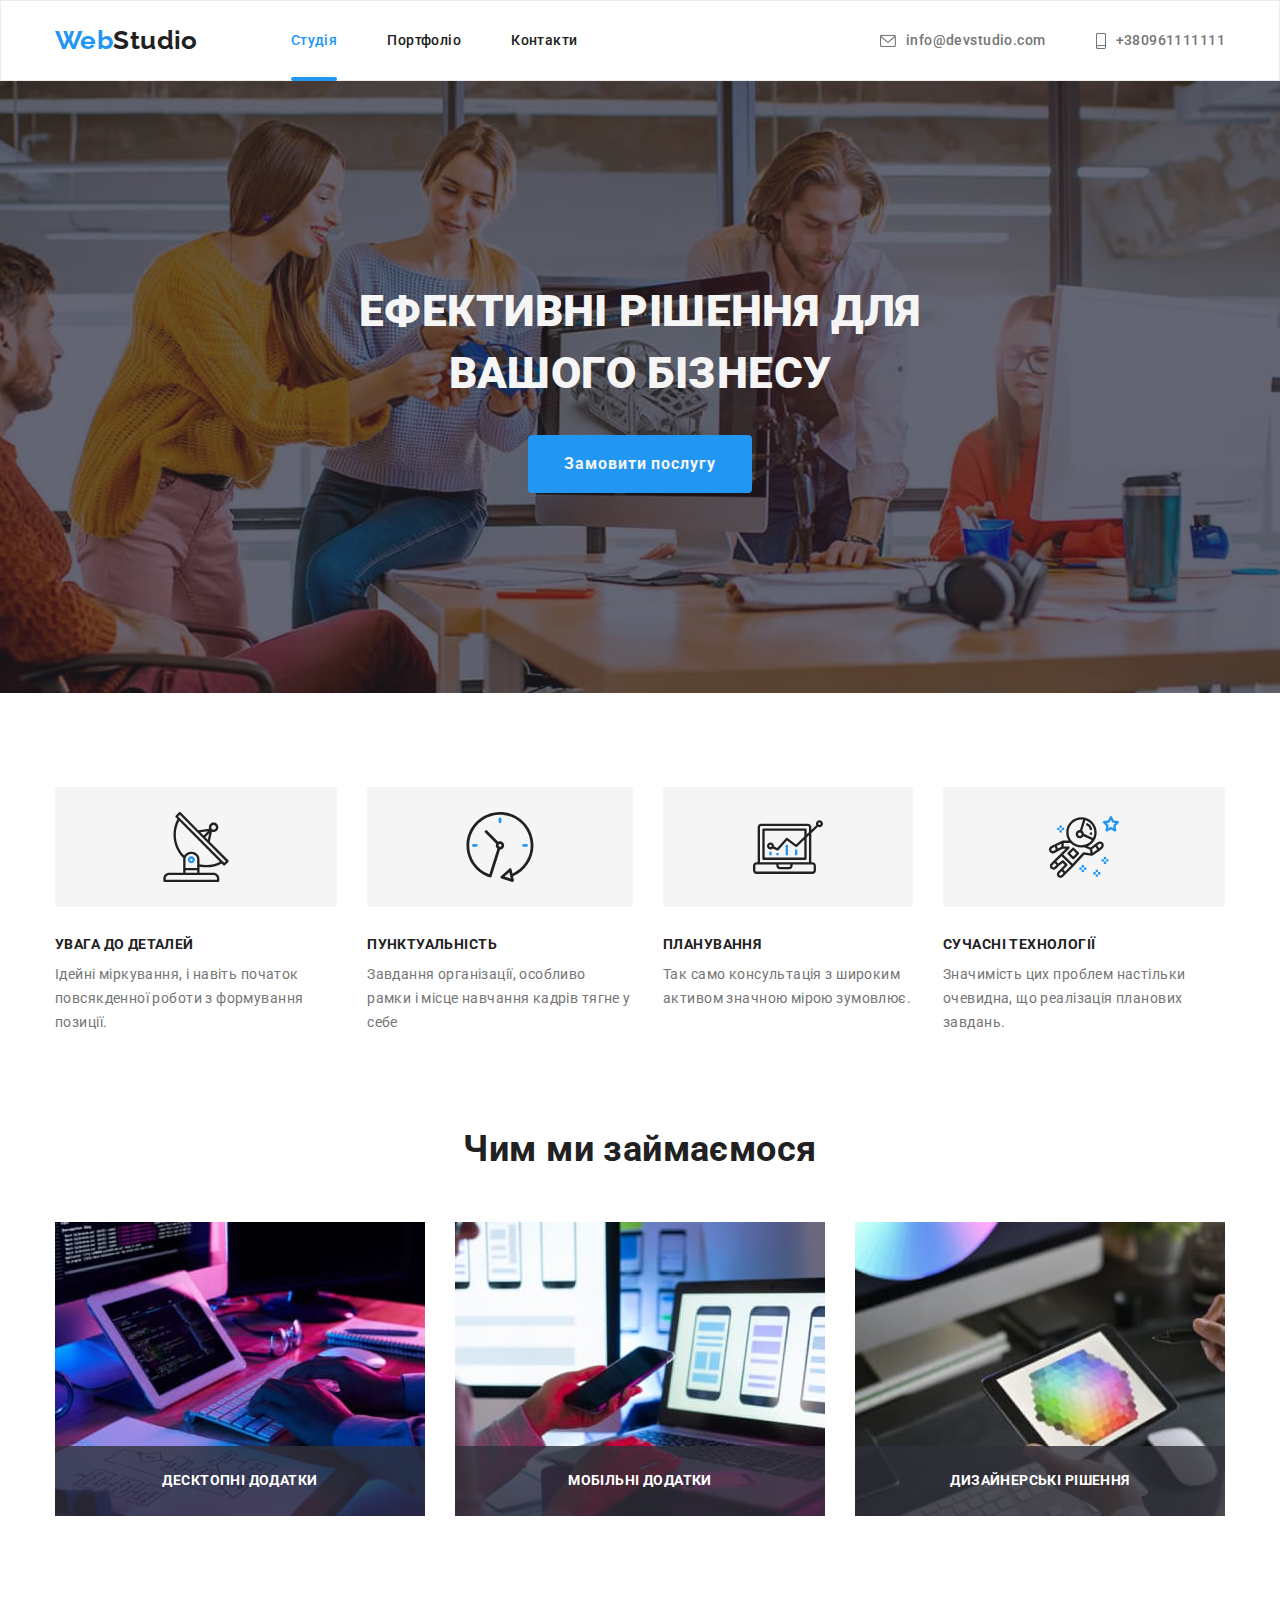
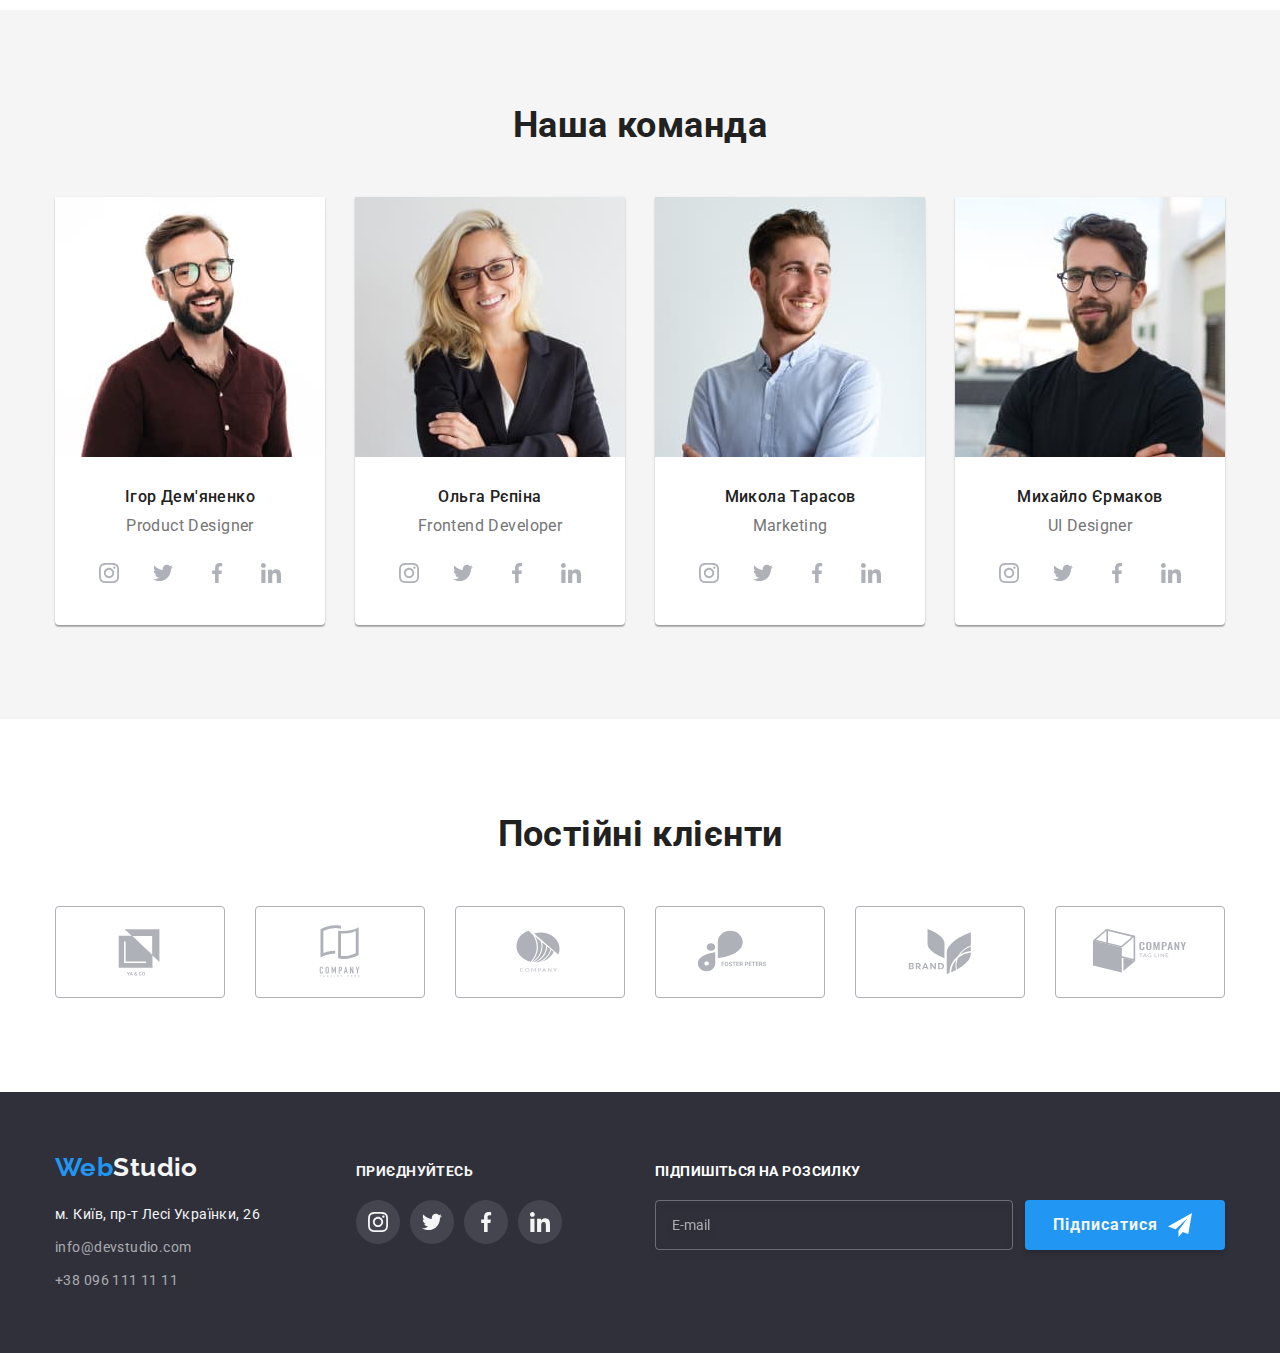
<file: index.html>
<!DOCTYPE html>
<html lang="uk">
  <head>
    <meta charset="UTF-8" />
    <meta http-equiv="X-UA-Compatible" content="IE=edge" />
    <meta name="viewport" content="width=device-width, initial-scale=1.0" />

    <title>Web Studio</title>

    <!-- Шрифти -->

    <link rel="preconnect" href="https://fonts.googleapis.com" />
    <link rel="preconnect" href="https://fonts.gstatic.com" crossorigin />
    <link
      href="https://fonts.googleapis.com/css2?family=Raleway:wght@700&family=Roboto:wght@400;500;700;900&display=swap"
      rel="stylesheet"
    />

    <!-- Іконка  -->

    <link rel="apple-touch-icon" sizes="180x180" href="./favicons/" />
    <link
      rel="icon"
      type="image/png"
      sizes="32x32"
      href="./favicons//favicon-32x32.png"
    />
    <link
      rel="icon"
      type="image/png"
      sizes="16x16"
      href="./favicons//favicon-16x16.png"
    />
    <link rel="manifest" href="./favicons//site.webmanifest" />
    <meta name="msapplication-TileColor" content="#da532c" />
    <meta name="theme-color" content="#ffffff" />

    <!-- стилі -->

    <link rel="stylesheet" href="./css/main.min.css" />
  </head>
  <body>
    <!-- Шапка -->

    <header class="header">
      <div class="container header-container">
        <nav class="header-main__nav">
          <a id="logo" href="./index.html" class="logo-header"
            ><span class="logo-header__color">Web</span>Studio</a
          >

          <ul class="header-nav">
            <li class="header-nav__item">
              <a href="" class="header-nav__link header-nav__link--active"
                >Студія</a
              >
            </li>
            <li class="header-nav__item">
              <a href="./portfolio.html" class="header-nav__link">Портфоліо</a>
            </li>
            <li class="header-nav__item">
              <a href="" class="header-nav__link">Контакти</a>
            </li>
          </ul>

          <!-- Кнопка на мобільному пристрої -->

          <button
            class="button-mobile"
            data-menu-button
            aria-expanded="false"
            aria-controls="menu-mobile"
          >
            <svg
              class="button-mobile__foto"
              width="24"
              height="16"
              aria-label="Перемикач мобільного меню"
            >
              <use
                class="icon-menu_mobile"
                href="./images/symbol-defs.svg#icon-menu_mobile"
              ></use>
            </svg>
            <svg
              class="button-mobile__foto button-mobile__foto--position"
              width="19"
              height="19"
              aria-label="Перемикач мобільного меню"
            >
              <use
                class="icon-close_mobile"
                href="./images/symbol-defs.svg#icon-close_mobile"
              ></use>
            </svg>
          </button>

          <div class="menu-mobile" id="menu-mobile" data-menu>
            <ul class="header-menu__mobile">
              <li class="header-nav__item header-nav__item--studio">
                <a href="" class="header-nav__link header-nav__link--active">Студія</a>
              </li>
              <li class="header-nav__item header-nav__item--portf">
                <a href="./portfolio.html" class="header-nav__link"
                  >Портфоліо</a
                >
              </li>
              <li class="header-nav__item">
                <a href="" class="header-nav__link">Контакти</a>
              </li>
            </ul>

            <ul>
              <li>
                <a
                  href="tel:+380961111111"
                  class="header-contact__link header-contact__link--tel"
                >
                  +38 096 111 11 11</a
                >
              </li>
              <li>
                <a
                  href="mailto:info@devstudio.com"
                  class="header-contact__link header-contact__link--mail"
                >
                  info@devstudio.com
                </a>
              </li>
            </ul>

            <ul class="mobile-link">
              <li class="mobil-list__link">
                <a
                  href="https://www.instagram.com/"
                  class="link-icon-menu"
                  target="_blank"
                  rel="noopener nooreferrer nofollow "
                  >Instagram
                </a>
                <span class="mobile-separator"></span>
              </li>
              <li class="mobil-list__link">
                <a
                  href="https://twitter.com/"
                  class="link-icon-menu"
                  target="_blank"
                  rel="noopener nooreferrer nofollow "
                  >Twitter
                </a>
                <span class="mobile-separator"></span>
              </li>
              <li class="mobil-list__link">
                <a
                  href="https://www.facebook.com/"
                  class="link-icon-menu"
                  target="_blank"
                  rel="noopener nooreferrer nofollow "
                  >Facebook
                </a>
                <span class="mobile-separator"></span>
              </li>
              <li class="mobil-list__link">
                <a
                  href="https://www.linkedin.com/"
                  class="link-icon-menu"
                  target="_blank"
                  rel="noopener nooreferrer nofollow "
                  >Linkedin</a
                >
              </li>
            </ul>
          </div>
        </nav>

        <!--Контакти-->

        <ul class="header-contact">
          <li>
            <a href="mailto:info@devstudio.com" class="header-contact__link">
              <svg class="header-contact__icon" width="16" height="12">
                <use href="./images/symbol-defs.svg#icon-envelope"></use>
              </svg>
              info@devstudio.com
            </a>
          </li>
          <li>
            <a href="tel:+380961111111" class="header-contact__link">
              <svg class="header-contact__icon" width="10" height="16">
                <use href="./images/symbol-defs.svg#icon-smartphone"></use>
              </svg>
              +380961111111</a
            >
          </li>
        </ul>
      </div>
    </header>

    <!-- Загальга Інформація-->

    <main>
      <!-- Гасло + замовлення -->

      <section class="hero section">
        <div class="container">
          <div>
            <h1 class="hero-title">Ефективні рішення для вашого бізнесу</h1>
            <button type="button" class="hero-button" data-modal-open>
              Замовити послугу
            </button>
          </div>
        </div>
        <div class="backdrop is-hidden" data-modal>
          <div class="backdrop-modal">
            <button type="button" class="backdrop-button" data-modal-close>
              <svg class="backdrop-icon">
                <use href="./images/symbol-defs.svg#icon-Vector"></use>
              </svg>
            </button>

            <!-- Вікно Замовити послугу -->

            <form class="form">
              <b class="form-title">Залиште свої дані, ми вам передзвонимо</b>

              <div class="form-label">
                <label for="name" class="form-label__title">Ім'я</label>
                <input class="form-input" type="text" name="name" id="name" />
                <svg class="form-label__icon" width="12" height="12">
                  <use href="./images/symbol-defs.svg#icon-people"></use>
                </svg>
              </div>

              <div class="form-label">
                <label for="tel" class="form-label__title">Телефон</label>
                <input class="form-input" type="tel" name="tel" id="tel" />
                <svg class="form-label__icon" width="12" height="12">
                  <use href="./images/symbol-defs.svg#icon-telephone2"></use>
                </svg>
              </div>

              <div class="form-label">
                <label for="mail" class="form-label__title">Пошта</label>
                <input class="form-input" type="email" name="mail" id="mail" />
                <svg class="form-label__icon" width="12" height="12">
                  <use href="./images/symbol-defs.svg#icon-mail2"></use>
                </svg>
              </div>

              <div class="form-label form-label__margin">
                <label for="comment" class="form-label__title">Коментар</label>
                <textarea
                  class="form-input form-input__tex"
                  name="comment"
                  id="comment"
                  rows="4"
                  placeholder="Введіть текст"
                ></textarea>
              </div>

              <div class="form-label form-label__rules">
                <input
                  type="checkbox"
                  name="rules"
                  id="rules"
                  class="form-label__checkbox"
                />
                <span class="form-label__icon--rules"></span>
                <label for="rules" class="form-label__comment"
                  >Погоджуюся з розсилкою та приймаю
                </label>
                <a href=" " class="form-label__link">Умови послуги</a>
              </div>

              <button type="submit" class="form-button">Відправити</button>
            </form>
          </div>
        </div>
      </section>

      <!-- Пояснення роботи  -->

      <section class="section section-about">
        <div class="container">
          <h2 class="visually-hidden">Прихований</h2>
          <ul class="section-about__items">
            <li class="section-about__list">
              <div class="section-about__bg">
                <svg width="70" height="70">
                  <use href="./images/symbol-defs.svg#icon-antenna"></use>
                </svg>
              </div>
              <h3 class="section-about__detals">УВАГА ДО ДЕТАЛЕЙ</h3>
              <p class="section-about__text">
                Ідейні міркування, і навіть початок повсякденної роботи з
                формування позиції.
              </p>
            </li>
            <li class="section-about__list">
              <div class="section-about__bg">
                <svg width="70" height="70">
                  <use href="./images/symbol-defs.svg#icon-clock"></use>
                </svg>
              </div>
              <h3 class="section-about__detals">ПУНКТУАЛЬНІСТЬ</h3>
              <p class="section-about__text">
                Завдання організації, особливо рамки і місце навчання кадрів
                тягне у себе
              </p>
            </li>
            <li class="section-about__list">
              <div class="section-about__bg">
                <svg width="70" height="70">
                  <use href="./images/symbol-defs.svg#icon-diagram"></use>
                </svg>
              </div>
              <h3 class="section-about__detals">ПЛАНУВАННЯ</h3>
              <p class="section-about__text">
                Так само консультація з широким активом значною мірою зумовлює.
              </p>
            </li>
            <li class="section-about__list">
              <div class="section-about__bg">
                <svg width="70" height="70">
                  <use href="./images/symbol-defs.svg#icon-astronaut"></use>
                </svg>
              </div>
              <h3 class="section-about__detals">СУЧАСНІ ТЕХНОЛОГІЇ</h3>
              <p class="section-about__text">
                Значимість цих проблем настільки очевидна, що реалізація
                планових завдань.
              </p>
            </li>
          </ul>
        </div>
      </section>

      <!-- Чим займаємось -->

      <section class="section section-reviers">
        <div class="container">
          <h2 class="section-title">Чим ми займаємося</h2>

          <ul class="section-work__list">
            <li class="section-works__item">
              <picture>
                <source
                  srcset="
                    ./images/section-work-desc/section-work-desc.jpg   1x,
                    ./images/section-work-desc/section-work-desc2x.jpg 2x
                  "
                  media="( min-width:1199px )"
                  type="image/jpg"
                />
                <img
                  src="./images/section-work/box.jpg"
                  alt="комп'ютер"
                  width="370"
                />
              </picture>
              <div class="section-product">
                <p class="section-about__title">Десктопні додатки</p>
              </div>
            </li>

            <li class="section-works__item">
              <picture>
                <source
                  srcset="
                    ./images/section-work-desc/section-work-pc.jpg   1x,
                    ./images/section-work-desc/section-work-pc2x.jpg 2x
                  "
                  media="( min-width:1199px )"
                  type="image/jpg"
                />
                <img
                  src="./images/section-work/image-1.jpg"
                  alt="Телефон"
                  width="370"
                />
              </picture>
              <div class="section-product">
                <p class="section-about__title">Мобільні додатки</p>
              </div>
            </li>

            <li class="section-works__item">
              <picture>
                <source
                  srcset="
                    ./images/section-work-desc/section-work-tablet.jpg   1x,
                    ./images/section-work-desc/section-work-tablet2x.jpg 2x
                  "
                  media="( min-width:1199px )"
                  type="image/jpg"
                />
                <img
                  src="./images/section-work/image-2.jpg"
                  alt="Планшет"
                  width="370"
                />
              </picture>
              <div class="section-product">
                <p class="section-about__title">Дизайнерські рішення</p>
              </div>
            </li>
          </ul>
        </div>
      </section>

      <!-- Працівники -->

      <section class="section section-team__work">
        <div class="container">
          <h2 class="section-title">Наша команда</h2>

          <ul class="section-team__list">
            <li class="section-team">
              <picture>
                <source
                  srcset="
                    ./images/team-desc/team-desc-igor.jpg   1x,
                    ./images/team-desc/team-desc-igor2x.jpg 2x
                  "
                  media="( min-width:1199px)"
                  type="image/jpg"
                />
                <source
                  srcset="
                    ./images/tab-team/tab-team-one.jpg   1x,
                    ./images/tab-team/tab-team-one2x.jpg 2x
                  "
                  media="( min-width:768px )"
                  type="image/jpg"
                />
                <source
                  srcset="
                    ./images/mob-team/mobil-team-one.jpg   1x,
                    ./images/mob-team/mobil-team-one2x.jpg 2x
                  "
                  media="( max-width:767px )"
                  type="image/jpg"
                />

                <img src="./images/team/image-3.jpg" alt="Дизайнер продукту" />
              </picture>

              <div class="section-team__box">
                <h3 class="section-team__name">Ігор Дем'яненко</h3>
                <p lang="en" class="section-team__position">Product Designer</p>

                <ul class="section-box__icon">
                  <li class="section-list__icon">
                    <a
                      href="https://www.instagram.com/"
                      class="link-icon"
                      target="_blank"
                      rel="noopener nooreferrer nofollow "
                    >
                      <svg class="icon-team" width="20" height="20">
                        <use
                          href="./images/symbol-defs.svg#icon-instagram"
                          class="icon-team-style"
                        ></use>
                      </svg>
                    </a>
                  </li>

                  <li class="section-list__icon">
                    <a
                      href="https://twitter.com/"
                      class="link-icon"
                      target="_blank"
                      rel="noopener nooreferrer nofollow "
                    >
                      <svg class="icon-team" width="20" height="20">
                        <use
                          href="./images/symbol-defs.svg#icon-twitter"
                          class="icon-team-style"
                        ></use>
                      </svg>
                    </a>
                  </li>

                  <li class="section-list__icon">
                    <a
                      href="https://www.facebook.com/"
                      class="link-icon"
                      target="_blank"
                      rel="noopener nooreferrer nofollow "
                    >
                      <svg class="icon-team" width="20" height="20">
                        <use
                          href="./images/symbol-defs.svg#icon-facebook"
                          class="icon-team-style"
                        ></use>
                      </svg>
                    </a>
                  </li>

                  <li class="section-list__icon">
                    <a
                      href="https://www.linkedin.com/"
                      class="link-icon"
                      target="_blank"
                      rel="noopener nooreferrer nofollow "
                    >
                      <svg class="icon-team" width="20" height="20">
                        <use
                          href="./images/symbol-defs.svg#icon-linkedin"
                          class="icon-team-style"
                        ></use>
                      </svg>
                    </a>
                  </li>
                </ul>
              </div>
            </li>

            <li class="section-team">
              <picture>
                <source
                  srcset="
                    ./images/team-desc/team-desc-olga.jpg   1x,
                    ./images/team-desc/team-desc-olga2x.jpg 2x
                  "
                  media="( min-width:1199px)"
                  type="image/jpg"
                />
                <source
                  srcset="
                    ./images/tab-team/tab-team-two.jpg   1x,
                    ./images/tab-team/tab-team-two2x.jpg 2x
                  "
                  media="( min-width:768px )"
                  type="image/jpg"
                />
                <source
                  srcset="
                    ./images/mob-team/mobil-team-two.jpg   1x,
                    ./images/mob-team/mobil-team-two2x.jpg 2x
                  "
                  media="( max-width:767px )"
                  type="image/jpg"
                />

                <img
                  src="./images/team/image-4.jpg"
                  alt="Фронтальний розробник"
                />
              </picture>

              <div class="section-team__box">
                <h3 class="section-team__name">Ольга Рєпіна</h3>
                <p lang="en" class="section-team__position">
                  Frontend Developer
                </p>

                <ul class="section-box__icon">
                  <li class="section-list__icon">
                    <a
                      href="https://www.instagram.com/"
                      class="link-icon"
                      target="_blank"
                      rel="noopener nooreferrer nofollow "
                    >
                      <svg class="icon-team" width="20" height="20">
                        <use
                          href="./images/symbol-defs.svg#icon-instagram"
                        ></use>
                      </svg>
                    </a>
                  </li>
                  <li class="section-list__icon">
                    <a
                      href="https://twitter.com/"
                      class="link-icon"
                      target="_blank"
                      rel="noopener nooreferrer nofollow "
                    >
                      <svg class="icon-team" width="20" height="20">
                        <use href="./images/symbol-defs.svg#icon-twitter"></use>
                      </svg>
                    </a>
                  </li>
                  <li class="section-list__icon">
                    <a
                      href="https://www.facebook.com/"
                      class="link-icon"
                      target="_blank"
                      rel="noopener nooreferrer nofollow "
                    >
                      <svg class="icon-team" width="20" height="20">
                        <use
                          href="./images/symbol-defs.svg#icon-facebook"
                        ></use>
                      </svg>
                    </a>
                  </li>
                  <li class="section-list__icon">
                    <a
                      href="https://www.linkedin.com/"
                      class="link-icon"
                      target="_blank"
                      rel="noopener nooreferrer nofollow "
                    >
                      <svg class="icon-team" width="20" height="20">
                        <use
                          href="./images/symbol-defs.svg#icon-linkedin"
                        ></use>
                      </svg>
                    </a>
                  </li>
                </ul>
              </div>
            </li>

            <li class="section-team">
              <picture>
                <source
                  srcset="
                    ./images/team-desc/team-desc-mykola.jpg   1x,
                    ./images/team-desc/team-desc-mykola2x.jpg 2x
                  "
                  media="( min-width:1199px)"
                  type="image/jpg"
                />
                <source
                  srcset="
                    ./images/tab-team/tab-team-three.jpg   1x,
                    ./images/tab-team/tab-team-three2x.jpg 2x
                  "
                  media="( min-width:768px )"
                  type="image/jpg"
                />
                <source
                  srcset="
                    ./images/mob-team/mobil-team-three.jpg   1x,
                    ./images/mob-team/mobil-team-three2x.jpg 2x
                  "
                  media="( max-width:767px )"
                  type="image/jpg"
                />

                <img src="./images/team/image-5.jpg" alt="Маркетолог" />
              </picture>

              <div class="section-team__box">
                <h3 class="section-team__name">Микола Тарасов</h3>
                <p lang="en" class="section-team__position">Marketing</p>
                <ul class="section-box__icon">
                  <li class="section-list__icon">
                    <a
                      href="https://www.instagram.com/"
                      class="link-icon"
                      target="_blank"
                      rel="noopener nooreferrer nofollow "
                    >
                      <svg class="icon-team" width="20" height="20">
                        <use
                          href="./images/symbol-defs.svg#icon-instagram"
                        ></use>
                      </svg>
                    </a>
                  </li>
                  <li class="section-list__icon">
                    <a
                      href="https://twitter.com/"
                      class="link-icon"
                      target="_blank"
                      rel="noopener nooreferrer nofollow "
                    >
                      <svg class="icon-team" width="20" height="20">
                        <use href="./images/symbol-defs.svg#icon-twitter"></use>
                      </svg>
                    </a>
                  </li>
                  <li class="section-list__icon">
                    <a
                      href="https://www.facebook.com/"
                      class="link-icon"
                      target="_blank"
                      rel="noopener nooreferrer nofollow "
                    >
                      <svg class="icon-team" width="20" height="20">
                        <use
                          href="./images/symbol-defs.svg#icon-facebook"
                        ></use>
                      </svg>
                    </a>
                  </li>
                  <li class="section-list__icon">
                    <a
                      href="https://www.linkedin.com/"
                      class="link-icon"
                      target="_blank"
                      rel="noopener nooreferrer nofollow "
                    >
                      <svg class="icon-team" width="20" height="20">
                        <use
                          href="./images/symbol-defs.svg#icon-linkedin"
                        ></use>
                      </svg>
                    </a>
                  </li>
                </ul>
              </div>
            </li>

            <li class="section-team">
              <picture>
                <source
                  srcset="
                    ./images/team-desc/team-desc-myhailo.jpg   1x,
                    ./images/team-desc/team-desc-myhailo2x.jpg 2x
                  "
                  media="( min-width:1199px)"
                  type="image/jpg"
                />
                <source
                  srcset="
                    ./images/tab-team/tab-team-for.jpg   1x,
                    ./images/tab-team/tab-team-for2x.jpg 2x
                  "
                  media="( min-width:768px )"
                  type="image/jpg"
                />
                <source
                  srcset="
                    ./images/mob-team/mobil-team-for.jpg   1x,
                    ./images/mob-team/mobil-team-for2x.jpg 2x
                  "
                  media="( max-width:767px )"
                  type="image/jpg"
                />

                <img src="./images/team/image-6.jpg" alt="Дизайнер" />
              </picture>
              <div class="section-team__box">
                <h3 class="section-team__name">Михайло Єрмаков</h3>
                <p lang="en" class="section-team__position">UI Designer</p>
                <ul class="section-box__icon">
                  <li class="section-list__icon">
                    <a
                      href="https://www.instagram.com/"
                      class="link-icon"
                      target="_blank"
                      rel="noopener nooreferrer nofollow "
                    >
                      <svg class="icon-team" width="20" height="20">
                        <use
                          href="./images/symbol-defs.svg#icon-instagram"
                        ></use>
                      </svg>
                    </a>
                  </li>

                  <li class="section-list__icon">
                    <a
                      href="https://twitter.com/"
                      class="link-icon"
                      target="_blank"
                      rel="noopener nooreferrer nofollow "
                    >
                      <svg class="icon-team" width="20" height="20">
                        <use href="./images/symbol-defs.svg#icon-twitter"></use>
                      </svg>
                    </a>
                  </li>

                  <li class="section-list__icon">
                    <a
                      href="https://www.facebook.com/"
                      class="link-icon"
                      target="_blank"
                      rel="noopener nooreferrer nofollow "
                    >
                      <svg class="icon-team" width="20" height="20">
                        <use
                          href="./images/symbol-defs.svg#icon-facebook"
                        ></use>
                      </svg>
                    </a>
                  </li>

                  <li class="section-list__icon">
                    <a
                      href="https://www.linkedin.com/"
                      class="link-icon"
                      target="_blank"
                      rel="noopener nooreferrer nofollow "
                    >
                      <svg class="icon-team" width="20" height="20">
                        <use
                          href="./images/symbol-defs.svg#icon-linkedin"
                        ></use>
                      </svg>
                    </a>
                  </li>
                </ul>
              </div>
            </li>
          </ul>
        </div>
      </section>

      <!-- Compagny team -->

      <section class="section">
        <div class="container">
          <h2 class="section-title">Постійні клієнти</h2>
          <ul class="section-custom">
            <li class="section-custom__compagny">
              <a href="" class="section-custom__link">
                <svg class="section-custom__icon" width="106" height="60">
                  <use href="./images/symbol-defs.svg#icon-Logo-1"></use>
                </svg>
              </a>
            </li>

            <li class="section-custom__compagny">
              <a href="" class="section-custom__link">
                <svg class="section-custom__icon" width="106" height="60">
                  <use href="./images/symbol-defs.svg#icon-Logo-2"></use>
                </svg>
              </a>
            </li>

            <li class="section-custom__compagny">
              <a href="" class="section-custom__link">
                <svg class="section-custom__icon" width="106" height="60">
                  <use href="./images/symbol-defs.svg#icon-Logo-3"></use>
                </svg>
              </a>
            </li>

            <li class="section-custom__compagny">
              <a href="" class="section-custom__link">
                <svg class="section-custom__icon" width="106" height="60">
                  <use href="./images/symbol-defs.svg#icon-Logo-4"></use>
                </svg>
              </a>
            </li>

            <li class="section-custom__compagny">
              <a href="" class="section-custom__link">
                <svg class="section-custom__icon" width="106" height="60">
                  <use href="./images/symbol-defs.svg#icon-Logo-5"></use>
                </svg>
              </a>
            </li>

            <li class="section-custom__compagny">
              <a href="" class="section-custom__link">
                <svg class="section-custom__icon" width="106" height="60">
                  <use href="./images/symbol-defs.svg#icon-Logo-6"></use>
                </svg>
              </a>
            </li>
          </ul>
        </div>
      </section>
    </main>

    <!-- Футер -->

    <footer class="order">
      <div class="container order-box">
        <div class="order-box_tablets">
          <div class="order-width">
            <a id="logo-footer" href="./index.html" class="logo"
              ><span class="logo-footer">Web</span>Studio</a
            >
            <address class="order-adress">
              <ul class="order-information">
                <li>
                  <a
                    href="https://goo.gl/maps/iiFqqTPr8g5T6caD6"
                    class="mail"
                    target="_blank"
                    title="Google Maps"
                    >м. Київ, пр-т Лесі Українки, 26</a
                  >
                </li>

                <li>
                  <a href="mailto:info@devstudio.com" class="info"
                    >info@devstudio.com</a
                  >
                </li>

                <li>
                  <a href="tel:+380961111111" class="info info-mobile"
                    >+38 096 111 11 11</a
                  >
                </li>
              </ul>
            </address>
          </div>

          <!-- Social -->

          <div class="social-box">
            <h3 class="social-box__title">Приєднуйтесь</h3>
            <ul class="social-box__icon">
              <li class="social-icon__list">
                <a
                  class="link-icon social-icon"
                  href="https://www.instagram.com/"
                  target="_blank"
                  rel="noopener nooreferrer nofollow "
                >
                  <svg class="icon-team" width="20" height="20">
                    <use href="./images/symbol-defs.svg#icon-instagram"></use>
                  </svg>
                </a>
              </li>
              <li class="social-icon__list">
                <a
                  class="link-icon social-icon"
                  href="https://twitter.com/"
                  target="_blank"
                  rel="noopener nooreferrer nofollow "
                >
                  <svg class="icon-team" width="20" height="20">
                    <use href="./images/symbol-defs.svg#icon-twitter"></use>
                  </svg>
                </a>
              </li>
              <li class="social-icon__list">
                <a
                  class="link-icon social-icon"
                  href="https://www.facebook.com/"
                  target="_blank"
                  rel="noopener nooreferrer nofollow "
                >
                  <svg class="icon-team" width="20" height="20">
                    <use href="./images/symbol-defs.svg#icon-facebook"></use>
                  </svg>
                </a>
              </li>
              <li class="social-icon__list">
                <a
                  class="link-icon social-icon"
                  href="https://www.linkedin.com/"
                  target="_blank"
                  rel="noopener nooreferrer nofollow "
                >
                  <svg class="icon-team" width="20" height="20">
                    <use href="./images/symbol-defs.svg#icon-linkedin"></use>
                  </svg>
                </a>
              </li>
            </ul>
          </div>
        </div>

        <!-- Підписатися на розсилку -->

        <form class="form-footer">
          <h2 class="form-footer_title">Підпишіться на розсилку</h2>
          <div class="form-footer__label">
            <label for="mails"></label>
            <input type="email" name="mails" id="mails" placeholder="E-mail" />

            <button type="submit" class="form-button form-button__footer">
              <span>Підписатися</span>
              <svg class="form-footer-icon" width="24" height="24">
                <use href="./images/symbol-defs.svg#icon-telegraph"></use>
              </svg>
            </button>
          </div>
        </form>
      </div>
    </footer>
    <script src="./js/modal.js"></script>
    <script src="./js/menu.js"></script>
  </body>
</html>
</file>
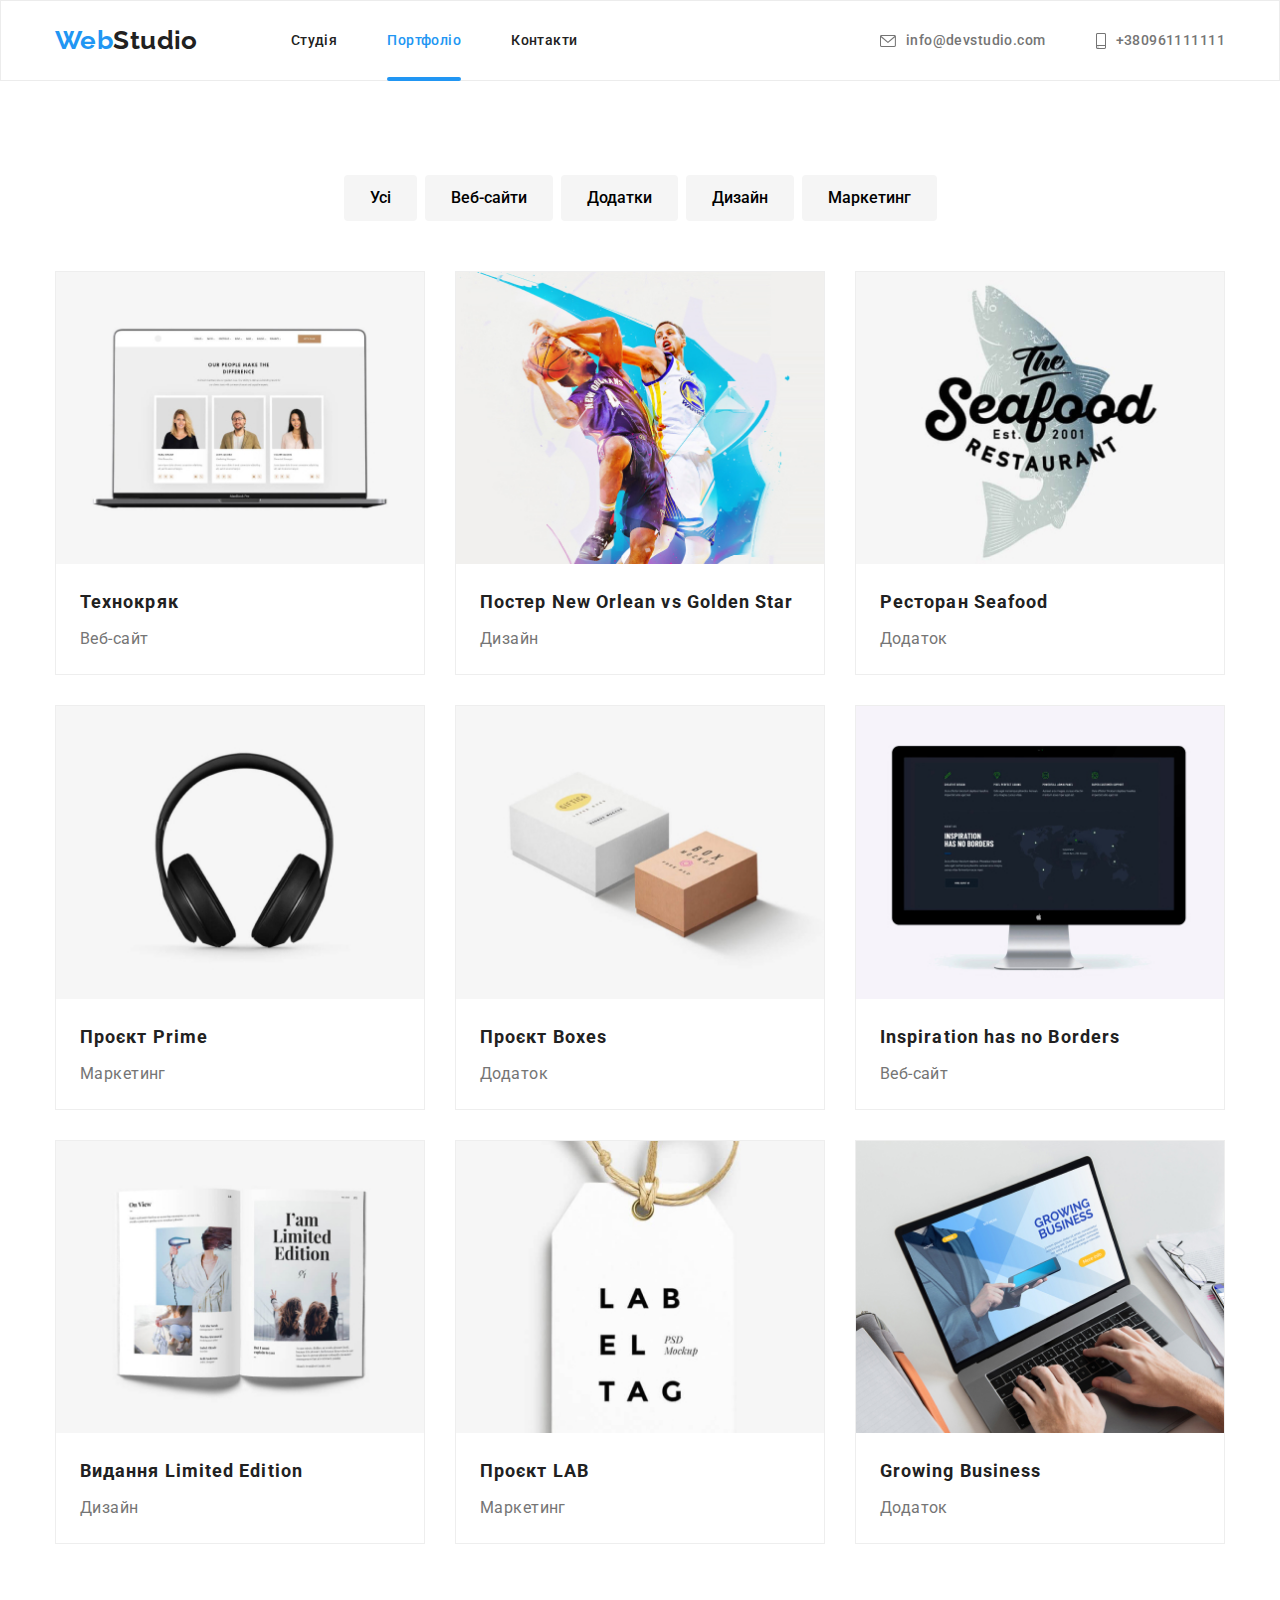
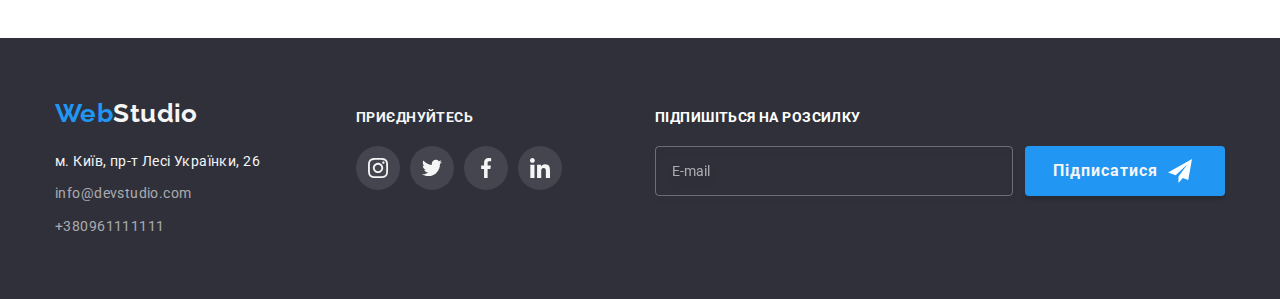
<file: portfolio.html>
<!DOCTYPE html>
<html lang="uk">
  <head>
    <meta charset="UTF-8" />
    <meta http-equiv="X-UA-Compatible" content="IE=edge" />
    <meta name="viewport" content="width=device-width, initial-scale=1.0" />

    <title>Portfolio</title>

    <!-- Шрифти -->

    <link rel="preconnect" href="https://fonts.googleapis.com" />
    <link rel="preconnect" href="https://fonts.gstatic.com" crossorigin />
    <link
      href="https://fonts.googleapis.com/css2?family=Raleway:wght@700&family=Roboto:wght@400;500;700;900&display=swap"
      rel="stylesheet"
    />

    <!-- Іконка  -->

    <link rel="apple-touch-icon" sizes="180x180" href="./favicons/" />
    <link
      rel="icon"
      type="image/png"
      sizes="32x32"
      href="./favicons//favicon-32x32.png"
    />
    <link
      rel="icon"
      type="image/png"
      sizes="16x16"
      href="./favicons//favicon-16x16.png"
    />
    <link rel="manifest" href="./favicons//site.webmanifest" />
    <meta name="msapplication-TileColor" content="#da532c" />
    <meta name="theme-color" content="#ffffff" />

    <!-- Стилі -->
    <link rel="stylesheet" href="./css/main.min.css" />
  </head>
  <body>
    <!-- Шапка -->

    <header class="header">
      <div class="container header-container">
        <nav class="header-main__nav">
          <a id="logo" href="./index.html" class="logo-header"
            ><span class="logo-header__color">Web</span>Studio</a
          >

          <ul class="header-nav">
            <li class="header-nav__item">
              <a href="./index.html" class="header-nav__link">Студія</a>
            </li>
            <li class="header-nav__item">
              <a href="" class="header-nav__link header-nav__link--active"
                >Портфоліо</a
              >
            </li>
            <li class="header-nav__item">
              <a href="" class="header-nav__link">Контакти</a>
            </li>
          </ul>

          <!-- Кнопка на мобільному пристрої -->

          <button
            class="button-mobile"
            data-menu-button
            aria-expanded="false"
            aria-controls="menu-mobile"
          >
            <svg
              class="button-mobile__foto"
              width="24"
              height="16"
              aria-label="Перемикач мобільного меню"
            >
              <use
                class="icon-menu_mobile"
                href="./images/symbol-defs.svg#icon-menu_mobile"
              ></use>
            </svg>
            <svg
              class="button-mobile__foto"
              width="19"
              height="19"
              aria-label="Перемикач мобільного меню"
            >
              <use
                class="icon-close_mobile"
                href="./images/symbol-defs.svg#icon-close_mobile"
              ></use>
            </svg>
          </button>

          <div class="menu-mobile" id="menu-mobile" data-menu>
            <ul class="header-menu__mobile">
              <li class="header-nav__item header-nav__item--studio">
                <a href="./index.html" class="header-nav__link">Студія</a>
              </li>
              <li class="header-nav__item header-nav__item--portf">
                <a href="" class="header-nav__link header-nav__link--active">Портфоліо</a>
              </li>
              <li class="header-nav__item">
                <a href="" class="header-nav__link">Контакти</a>
              </li>
            </ul>

            <ul>
              <li>
                <a
                  href="tel:+380961111111"
                  class="header-contact__link header-contact__link--tel"
                >
                  +38 096 111 11 11</a
                >
              </li>
              <li>
                <a
                  href="mailto:info@devstudio.com"
                  class="header-contact__link header-contact__link--mail"
                >
                  info@devstudio.com
                </a>
              </li>
            </ul>

            <ul class="mobile-link">
              <li class="mobil-list__link">
                <a
                  href="https://www.instagram.com/"
                  class="link-icon-menu"
                  target="_blank"
                  rel="noopener nooreferrer nofollow "
                  >Instagram
                </a>
                <span class="mobile-separator"></span>
              </li>
              <li class="mobil-list__link">
                <a
                  href="https://twitter.com/"
                  class="link-icon-menu"
                  target="_blank"
                  rel="noopener nooreferrer nofollow "
                  >Twitter
                </a>
                <span class="mobile-separator"></span>
              </li>
              <li class="mobil-list__link">
                <a
                  href="https://www.facebook.com/"
                  class="link-icon-menu"
                  target="_blank"
                  rel="noopener nooreferrer nofollow "
                  >Facebook
                </a>
                <span class="mobile-separator"></span>
              </li>
              <li class="mobil-list__link">
                <a
                  href="https://www.linkedin.com/"
                  class="link-icon-menu"
                  target="_blank"
                  rel="noopener nooreferrer nofollow "
                  >Linkedin</a
                >
              </li>
            </ul>
          </div>
        </nav>

        <!--Контакти-->

        <ul class="header-contact">
          <li>
            <a href="mailto:info@devstudio.com" class="header-contact__link">
              <svg class="header-contact__icon" width="16" height="12">
                <use href="./images/symbol-defs.svg#icon-envelope"></use>
              </svg>
              info@devstudio.com
            </a>
          </li>
          <li>
            <a href="tel:+380961111111" class="header-contact__link">
              <svg class="header-contact__icon" width="10" height="16">
                <use href="./images/symbol-defs.svg#icon-smartphone"></use>
              </svg>
              +380961111111</a
            >
          </li>
        </ul>
      </div>
    </header>

    <!-- Контент -->

    <main>
      <section class="section">
        <div class="container">
          <h1 class="visually-hidden">контент сторінки</h1>
          <ul class="section-box__button">
            <li>
              <button type="button" class="section-button__portfolio">
                Усі
              </button>
            </li>
            <li>
              <button type="button" class="section-button__portfolio">
                Веб-сайти
              </button>
            </li>
            <li>
              <button type="button" class="section-button__portfolio">
                Додатки
              </button>
            </li>
            <li>
              <button type="button" class="section-button__portfolio">
                Дизайн
              </button>
            </li>
            <li>
              <button type="button" class="section-button__portfolio">
                Маркетинг
              </button>
            </li>
          </ul>

          <ul class="section-portfolio__icon">
            <li class="section-portfolio__list">
              <a class="section-portfolio__link" href="">
                <div class="section-portfolio__images">
                  <picture>
                    <source
                      srcset="
                        ./images/desc-portf/technokriakdDesc.jpg   1x,
                        ./images/desc-portf/technokriakdDesc2x.jpg 2x
                      "
                      media="( min-width:1200px )"
                      type="image/jpg"
                    />
                    <source
                      srcset="
                        ./images/tab-portf/technokriakpTab.jpg   1x,
                        ./images/tab-portf/technokriakpTab2x.jpg 2x
                      "
                      media="( min-width:768px )"
                      type="image/jpg"
                    />
                    <source
                      srcset="
                        ./images/mob-portfolio/technokriakMob.jpg   1x,
                        ./images/mob-portfolio/technokriakMob2x.jpg 2x
                      "
                      media="( max-width:480px )"
                      type="image/jpg"
                    />

                    <img src="./images/img-portfolio/one.jpg" alt="ноутбук" />
                  </picture>
                  <div class="section-portfolio__overlay">
                    <p>
                      Ресурс пропонує комплексні пропозиції з різним рівнем
                      функціоналу та сервісів. Все це дозволить відвідувачу
                      отримати вичерпні відомості про компанію чи приватну
                      особу.
                    </p>
                  </div>
                </div>
                <div class="section-portfolio__workplace">
                  <h2 class="section-portfolio__title">Технокряк</h2>
                  <p class="section-portfolio__subtitle">Веб-сайт</p>
                </div>
              </a>
            </li>

            <li class="section-portfolio__list">
              <a class="section-portfolio__link" href="">
                <div class="section-portfolio__images">
                  <picture>
                    <source
                      srcset="
                        ./images/desc-portf/orleandDesc.jpg   1x,
                        ./images/desc-portf/orleandDesc2x.jpg 2x
                      "
                      media="( min-width:1200px )"
                      type="image/jpg"
                    />
                    <source
                      srcset="
                        ./images/tab-portf/orleanpTab.jpg   1x,
                        ./images/tab-portf/orleanpTab2x.jpg 2x
                      "
                      media="( min-width:768px )"
                      type="image/jpg"
                    />

                    <source
                      srcset="
                        ./images/mob-portfolio/orleanMob.jpg   1x,
                        ./images/mob-portfolio/orleanMob2x.jpg 2x
                      "
                      media="( max-width:480px )"
                      type="image/jpg"
                    />

                    <img src="./images/img-portfolio/two.jpg" alt="постер" />
                  </picture>
                  <div class="section-portfolio__overlay">
                    <p>
                      Ресурс пропонує комплексні пропозиції з різним рівнем
                      функціоналу та сервісів. Все це дозволить відвідувачу
                      отримати вичерпні відомості про компанію чи приватну
                      особу.
                    </p>
                  </div>
                </div>
                <div class="section-portfolio__workplace">
                  <h2 class="section-portfolio__title">
                    Постер New Orlean vs Golden Star
                  </h2>
                  <p class="section-portfolio__subtitle">Дизайн</p>
                </div>
              </a>
            </li>

            <li class="section-portfolio__list">
              <a class="section-portfolio__link" href="">
                <div class="section-portfolio__images">
                  <picture>
                    <source
                      srcset="
                        ./images/desc-portf/seafooddDesc.jpg   1x,
                        ./images/desc-portf/seafooddDesc2x.jpg 2x
                      "
                      media="( min-width:1200px )"
                      type="image/jpg"
                    />
                    <source
                      srcset="
                        ./images/tab-portf/seafoodpTab.jpg   1x,
                        ./images/tab-portf/seafoodpTab2x.jpg 2x
                      "
                      media="( min-width:768px )"
                      type="image/jpg"
                    />
                    <source
                      srcset="
                        ./images/mob-portfolio/seafoodMob.jpg   1x,
                        ./images/mob-portfolio/seafoodMob2x.jpg 2x
                      "
                      media="( max-width:480px )"
                      type="image/jpg"
                    />

                    <img
                      src="./images/img-portfolio/three.jpg"
                      alt="афіша ресторана"
                    />
                  </picture>
                  <div class="section-portfolio__overlay">
                    <p>
                      Ресурс пропонує комплексні пропозиції з різним рівнем
                      функціоналу та сервісів. Все це дозволить відвідувачу
                      отримати вичерпні відомості про компанію чи приватну
                      особу.
                    </p>
                  </div>
                </div>
                <div class="section-portfolio__workplace">
                  <h2 class="section-portfolio__title">Ресторан Seafood</h2>
                  <p class="section-portfolio__subtitle">Додаток</p>
                </div>
              </a>
            </li>

            <li class="section-portfolio__list">
              <a class="section-portfolio__link" href="">
                <div class="section-portfolio__images">
                  <picture>
                    <source
                      srcset="
                        ./images/desc-portf/primedDesc.jpg   1x,
                        ./images/desc-portf/primedDesc2x.jpg 2x
                      "
                      media="( min-width:1200px )"
                      type="image/jpg"
                    />
                    <source
                      srcset="
                        ./images/tab-portf/primepTab.jpg   1x,
                        ./images/tab-portf/primepTab2x.jpg 2x
                      "
                      media="( min-width:768px )"
                      type="image/jpg"
                    />
                    <source
                      srcset="
                        ./images/mob-portfolio/primeMob.jpg   1x,
                        ./images/mob-portfolio/primeMob2x.jpg 2x
                      "
                      media="( max-width:480px )"
                      type="image/jpg"
                    />

                    <img src="./images/img-portfolio/for.jpg" alt="наушники" />
                  </picture>
                  <div class="section-portfolio__overlay">
                    <p>
                      Ресурс пропонує комплексні пропозиції з різним рівнем
                      функціоналу та сервісів. Все це дозволить відвідувачу
                      отримати вичерпні відомості про компанію чи приватну
                      особу.
                    </p>
                  </div>
                </div>
                <div class="section-portfolio__workplace">
                  <h2 class="section-portfolio__title">Проєкт Prime</h2>
                  <p class="section-portfolio__subtitle">Маркетинг</p>
                </div>
              </a>
            </li>

            <li class="section-portfolio__list">
              <a class="section-portfolio__link" href="">
                <div class="section-portfolio__images">
                  <picture>
                    <source
                      srcset="
                        ./images/desc-portf/boxesdDesc.jpg   1x,
                        ./images/desc-portf/boxesdDesc2x.jpg 2x
                      "
                      media="( min-width:1200px )"
                      type="image/jpg"
                    />
                    <source
                      srcset="
                        ./images/tab-portf/boxespTab.jpg   1x,
                        ./images/tab-portf/boxespTab2x.jpg 2x
                      "
                      media="( min-width:768px )"
                      type="image/jpg"
                    />
                    <source
                      srcset="
                        ./images/mob-portfolio/boxesMob.jpg   1x,
                        ./images/mob-portfolio/boxesMob2x.jpg 2x
                      "
                      media="( max-width:480px )"
                      type="image/jpg"
                    />

                    <img src="./images/img-portfolio/five.jpg" alt="коробки" />
                  </picture>
                  <div class="section-portfolio__overlay">
                    <p>
                      Ресурс пропонує комплексні пропозиції з різним рівнем
                      функціоналу та сервісів. Все це дозволить відвідувачу
                      отримати вичерпні відомості про компанію чи приватну
                      особу.
                    </p>
                  </div>
                </div>
                <div class="section-portfolio__workplace">
                  <h2 class="section-portfolio__title">Проєкт Boxes</h2>
                  <p class="section-portfolio__subtitle">Додаток</p>
                </div>
              </a>
            </li>

            <li class="section-portfolio__list">
              <a class="section-portfolio__link" href="">
                <div class="section-portfolio__images">
                  <picture>
                    <source
                      srcset="
                        ./images/desc-portf/inspirationdDesc.jpg   1x,
                        ./images/desc-portf/inspirationdDesc2x.jpg 2x
                      "
                      media="( min-width:1200px )"
                      type="image/jpg"
                    />

                    <source
                      srcset="
                        ./images/tab-portf/inspirationpTab.jpg   1x,
                        ./images/tab-portf/inspirationpTab2x.jpg 2x
                      "
                      media="( min-width:768px )"
                      type="image/jpg"
                    />
                    <source
                      srcset="
                        ./images/mob-portfolio/inspirationMob.jpg   1x,
                        ./images/mob-portfolio/inspirationMob2x.jpg 2x
                      "
                      media="( max-width:480px )"
                      type="image/jpg"
                    />

                    <img src="./images/img-portfolio/six.jpg" alt="комп'ютер" />
                  </picture>
                  <div class="section-portfolio__overlay">
                    <p>
                      Ресурс пропонує комплексні пропозиції з різним рівнем
                      функціоналу та сервісів. Все це дозволить відвідувачу
                      отримати вичерпні відомості про компанію чи приватну
                      особу.
                    </p>
                  </div>
                </div>
                <div class="section-portfolio__workplace">
                  <h2 class="section-portfolio__title">
                    Inspiration has no Borders
                  </h2>
                  <p class="section-portfolio__subtitle">Веб-сайт</p>
                </div>
              </a>
            </li>

            <li class="section-portfolio__list">
              <a class="section-portfolio__link" href="">
                <div class="section-portfolio__images">
                  <picture>
                    <source
                      srcset="
                        ./images/desc-portf/limiteddDesc.jpg   1x,
                        ./images/desc-portf/limiteddDesc2x.jpg 2x
                      "
                      media="( min-width:1200px )"
                      type="image/jpg"
                    />
                    <source
                      srcset="
                        ./images/tab-portf/limitedpTab.jpg   1x,
                        ./images/tab-portf/limitedpTab2x.jpg 2x
                      "
                      media="( min-width:768px )"
                      type="image/jpg"
                    />
                    <source
                      srcset="
                        ./images/mob-portfolio/limitedMob.jpg   1x,
                        ./images/mob-portfolio/limitedMob2x.jpg 2x
                      "
                      media="( max-width:480px )"
                      type="image/jpg"
                    />

                    <img src="./images/img-portfolio/seven.jpg" alt="книги" />
                  </picture>
                  <div class="section-portfolio__overlay">
                    <p>
                      Ресурс пропонує комплексні пропозиції з різним рівнем
                      функціоналу та сервісів. Все це дозволить відвідувачу
                      отримати вичерпні відомості про компанію чи приватну
                      особу.
                    </p>
                  </div>
                </div>
                <div class="section-portfolio__workplace">
                  <h2 class="section-portfolio__title">
                    Видання Limited Edition
                  </h2>
                  <p lang="en" class="section-portfolio__subtitle">Дизайн</p>
                </div>
              </a>
            </li>

            <li class="section-portfolio__list">
              <a class="section-portfolio__link" href="">
                <div class="section-portfolio__images">
                  <picture>
                    <source
                      srcset="
                        ./images/desc-portf/labdDesc.jpg   1x,
                        ./images/desc-portf/labdDesc2x.jpg 2x
                      "
                      media="( min-width:1200px )"
                      type="image/jpg"
                    />

                    <source
                      srcset="
                        ./images/tab-portf/labpTab.jpg   1x,
                        ./images/tab-portf/labpTab2x.jpg 2x
                      "
                      media="( min-width:768px )"
                      type="image/jpg"
                    />
                    <source
                      srcset="
                        ./images/mob-portfolio/labMob.jpg   1x,
                        ./images/mob-portfolio/labMob2x.jpg 2x
                      "
                      media="( max-width:480px )"
                      type="image/jpg"
                    />

                    <img src="./images/img-portfolio/eight.jpg" alt="" />
                  </picture>
                  <div class="section-portfolio__overlay">
                    <p>
                      Ресурс пропонує комплексні пропозиції з різним рівнем
                      функціоналу та сервісів. Все це дозволить відвідувачу
                      отримати вичерпні відомості про компанію чи приватну
                      особу.
                    </p>
                  </div>
                </div>
                <div class="section-portfolio__workplace">
                  <h2 class="section-portfolio__title">Проєкт LAB</h2>
                  <p lang="en" class="section-portfolio__subtitle">Маркетинг</p>
                </div>
              </a>
            </li>

            <li class="section-portfolio__list">
              <a class="section-portfolio__link" href="">
                <div class="section-portfolio__images">
                  <picture>
                    <source
                      srcset="
                        ./images/desc-portf/growingdDesc.jpg   1x,
                        ./images/desc-portf/growingdDesc2x.jpg 2x
                      "
                      media="( min-width:1200px )"
                      type="image/jpg"
                    />

                    <source
                      srcset="
                        ./images/tab-portf/growingTab.jpg   1x,
                        ./images/tab-portf/growingTab2x.jpg 2x
                      "
                      media="( min-width:768px )"
                      type="image/jpg"
                    />
                    <source
                      srcset="
                        ./images/mob-portfolio/growingMob.jpg   1x,
                        ./images/mob-portfolio/growingMob2x.jpg 2x
                      "
                      media="( max-width:480px )"
                      type="image/jpg"
                    />

                    <img src="./images/img-portfolio/nine.jpg" alt="" />
                  </picture>
                  <div class="section-portfolio__overlay">
                    <p>
                      Ресурс пропонує комплексні пропозиції з різним рівнем
                      функціоналу та сервісів. Все це дозволить відвідувачу
                      отримати вичерпні відомості про компанію чи приватну
                      особу.
                    </p>
                  </div>
                </div>
                <div class="section-portfolio__workplace">
                  <h2 class="section-portfolio__title">Growing Business</h2>
                  <p class="section-portfolio__subtitle">Додаток</p>
                </div>
              </a>
            </li>
          </ul>
        </div>
      </section>
    </main>

    <!-- Футер -->

    <footer class="order">
      <div class="container order-box">
        <div class="order-box_tablets">
          <div class="order-width">
            <a id="logo-footer" href="./index.html" class="logo"
              ><span class="logo-footer">Web</span>Studio</a
            >
            <address class="order-adress">
              <ul class="order-information">
                <li>
                  <a
                    href="https://goo.gl/maps/iiFqqTPr8g5T6caD6"
                    class="mail"
                    target="_blank"
                    title="Google Maps"
                    >м. Київ, пр-т Лесі Українки, 26</a
                  >
                </li>

                <li>
                  <a href="mailto:info@devstudio.com" class="info"
                    >info@devstudio.com</a
                  >
                </li>

                <li>
                  <a href="tel:+380961111111" class="info info-mobile"
                    >+380961111111</a
                  >
                </li>
              </ul>
            </address>
          </div>

          <!-- Social -->

          <div class="social-box">
            <h3 class="social-box__title">Приєднуйтесь</h3>
            <ul class="social-box__icon">
              <li class="social-icon__list">
                <a
                  class="link-icon social-icon"
                  href="https://www.instagram.com/"
                  target="_blank"
                  rel="noopener nooreferrer nofollow "
                >
                  <svg class="icon-team" width="20" height="20">
                    <use href="./images/symbol-defs.svg#icon-instagram"></use>
                  </svg>
                </a>
              </li>
              <li class="social-icon__list">
                <a
                  class="link-icon social-icon"
                  href="https://twitter.com/"
                  target="_blank"
                  rel="noopener nooreferrer nofollow "
                >
                  <svg class="icon-team" width="20" height="20">
                    <use href="./images/symbol-defs.svg#icon-twitter"></use>
                  </svg>
                </a>
              </li>
              <li class="social-icon__list">
                <a
                  class="link-icon social-icon"
                  href="https://www.facebook.com/"
                  target="_blank"
                  rel="noopener nooreferrer nofollow "
                >
                  <svg class="icon-team" width="20" height="20">
                    <use href="./images/symbol-defs.svg#icon-facebook"></use>
                  </svg>
                </a>
              </li>
              <li class="social-icon__list">
                <a
                  class="link-icon social-icon"
                  href="https://www.linkedin.com/"
                  target="_blank"
                  rel="noopener nooreferrer nofollow "
                >
                  <svg class="icon-team" width="20" height="20">
                    <use href="./images/symbol-defs.svg#icon-linkedin"></use>
                  </svg>
                </a>
              </li>
            </ul>
          </div>
        </div>
        <!-- Підписатися на розсилку -->

        <form class="form-footer">
          <h2 class="form-footer_title">Підпишіться на розсилку</h2>
          <div class="form-footer__label">
            <label for="mails"></label>
            <input type="email" name="mails" id="mails" placeholder="E-mail" />

            <button type="submit" class="form-button form-button__footer">
              <span>Підписатися</span>
              <svg class="form-footer-icon" width="24" height="24">
                <use href="./images/symbol-defs.svg#icon-telegraph"></use>
              </svg>
            </button>
          </div>
        </form>
      </div>
    </footer>
    <script src="./js/menu.js"></script>
  </body>
</html>
</file>
<file: css/main.min.css>
.visually-hidden{position:absolute;width:1px;height:1px;margin:-1px;border:0;padding:0;white-space:nowrap;-webkit-clip-path:inset(100%);clip-path:inset(100%);clip:rect(0 0 0 0);overflow:hidden}/*! modern-normalize v1.1.0 | MIT License | https://github.com/sindresorhus/modern-normalize */*,::before,::after{-webkit-box-sizing:border-box;box-sizing:border-box}html{line-height:1.15;-webkit-text-size-adjust:100%;-moz-tab-size:4;-o-tab-size:4;tab-size:4}body{margin:0;font-family:system-ui,-apple-system,"Segoe UI",Roboto,Helvetica,Arial,sans-serif,"Apple Color Emoji","Segoe UI Emoji"}hr{height:0;color:inherit}abbr[title]{-webkit-text-decoration:underline dotted;text-decoration:underline dotted}b,strong{font-weight:bolder}code,kbd,samp,pre{font-family:ui-monospace,SFMono-Regular,Consolas,"Liberation Mono",Menlo,monospace;font-size:1em}small{font-size:80%}sub,sup{font-size:75%;line-height:0;position:relative;vertical-align:baseline}sub{bottom:-0.25em}sup{top:-0.5em}table{text-indent:0;border-color:inherit}button,input,optgroup,select,textarea{font-family:inherit;font-size:100%;line-height:1.15;margin:0}button,select{text-transform:none}button,[type=button],[type=reset],[type=submit]{-webkit-appearance:button}::-moz-focus-inner{border-style:none;padding:0}:-moz-focusring{outline:1px dotted ButtonText}:-moz-ui-invalid{box-shadow:none}legend{padding:0}progress{vertical-align:baseline}::-webkit-inner-spin-button,::-webkit-outer-spin-button{height:auto}[type=search]{-webkit-appearance:textfield;outline-offset:-2px}::-webkit-search-decoration{-webkit-appearance:none}::-webkit-file-upload-button{-webkit-appearance:button;font:inherit}summary{display:list-item}.social-box__title,.section-about__title,.section-about__detals,.form-footer_title{font-weight:700;font-size:14px;line-height:1.14;text-transform:uppercase}h1,h2,h3,h4,h5,h6,p{margin:0px}ul{list-style:none;padding:0;margin:0}img{display:block;max-width:100%;height:auto}body{background-color:#fff;color:#212121;font-family:Roboto,sans-serif;letter-spacing:.03em;line-height:1.2;font-size:14px}body.modal-open{overflow:hidden}.section{padding-bottom:94px;padding-top:94px}@media screen and (max-width: 1200px){.section{padding-bottom:60px;padding-top:60px}}.header{border:1px solid #ececec}.container{margin-left:auto;margin-right:auto;padding-left:15px;padding-right:15px}@media screen and (min-width: 480px){.container{width:480px}}@media screen and (min-width: 768px){.container{width:768px}}@media screen and (min-width: 1200px){.container{width:1200px}}.logo,.logo-header{font-weight:700;font-size:26px;letter-spacing:em;font-family:"Raleway";text-decoration:none}.logo{color:#f5f5f5}@media screen and (max-width: 1200px){.logo{display:block;text-align:center}}.logo-header{color:#212121;list-style:none}.logo-header__color,.logo-footer{color:#2196f3;text-decoration:none}.backdrop{position:fixed;width:100%;height:100%;left:0;top:0;background-color:rgba(47,48,58,.4);-webkit-transition:opacity 250ms cubic-bezier(0.4, 0, 0.2, 1),visibility 250ms cubic-bezier(0.4, 0, 0.2, 1);transition:opacity 250ms cubic-bezier(0.4, 0, 0.2, 1),visibility 250ms cubic-bezier(0.4, 0, 0.2, 1);overflow-y:scroll}.backdrop.is-hidden{opacity:0;visibility:hidden;pointer-events:none}.backdrop-modal{position:absolute;top:50%;left:50%;-webkit-transform:translate(-50%, -50%);transform:translate(-50%, -50%);background-color:#fff;-webkit-box-shadow:0px 1px 3px rgba(0,0,0,.12),0px 1px 1px rgba(0,0,0,.14),Opx 2px 1px rgba(0,0,0,.2);box-shadow:0px 1px 3px rgba(0,0,0,.12),0px 1px 1px rgba(0,0,0,.14),Opx 2px 1px rgba(0,0,0,.2);border-radius:4px;padding:40px}@media screen and (max-width: 480px){.backdrop-modal{width:95%}}@media screen and (min-width: 480px){.backdrop-modal{width:450px}}@media screen and (min-width: 1200px){.backdrop-modal{width:528px}}.backdrop-button{display:-webkit-box;display:-ms-flexbox;display:flex;-webkit-box-align:center;-ms-flex-align:center;align-items:center;-webkit-box-pack:center;-ms-flex-pack:center;justify-content:center;position:absolute;padding:0;fill:#000;top:8px;right:8px;width:30px;height:30px;background:#fff;border:1px solid rgba(0,0,0,.1);border-radius:50%}.backdrop-icon{width:11px;height:11px}.backdrop-icon:hover{cursor:pointer;fill:#2196f3}@media screen and (max-width: 1200px){.form-footer{display:-webkit-box;display:-ms-flexbox;display:flex;text-align:center;-webkit-box-orient:vertical;-webkit-box-direction:normal;-ms-flex-direction:column;flex-direction:column;gap:20px}}@media screen and (min-width: 1200px){.form-footer{width:570px;height:86px;margin-left:93px}}.form-footer_title{color:#fff}@media screen and (min-width: 1200px){.form-footer_title{margin-bottom:20px}}.form-footer__label{display:-webkit-box;display:-ms-flexbox;display:flex}@media screen and (max-width: 1200px){.form-footer__label{display:block;text-align:-webkit-center}}.form-footer__label input{outline:none;height:50px;margin-right:12px;padding-left:16px;color:#fff;background-color:inherit;border:1px solid rgba(255,255,255,.3);-webkit-filter:drop-shadow(0px 4px 4px rgba(0, 0, 0, 0.15));filter:drop-shadow(0px 4px 4px rgba(0, 0, 0, 0.15));border-radius:4px}@media screen and (max-width: 1200px){.form-footer__label input{margin-bottom:20px}}@media screen and (max-width: 767px){.form-footer__label input{width:100%}}@media screen and (min-width: 768px){.form-footer__label input{width:450px}}@media screen and (min-width: 1200px){.form-footer__label input{width:358px}}.form-footer__label input::-webkit-input-placeholder{color:rgba(255,255,255,.6)}.form-footer__label input::-moz-placeholder{color:rgba(255,255,255,.6)}.form-footer__label input:-ms-input-placeholder{color:rgba(255,255,255,.6)}.form-footer__label input::-ms-input-placeholder{color:rgba(255,255,255,.6)}.form-footer__label input::placeholder{color:rgba(255,255,255,.6)}.form-footer__bt{display:-webkit-box;display:-ms-flexbox;display:flex;-webkit-box-align:center;-ms-flex-align:center;align-items:center;padding-left:28px}.form-footer-icon{margin-left:10px;display:inline-block;fill:#fff}.form-button{font-weight:700;font-size:16px;line-height:1.9;letter-spacing:0.06em;width:200px;height:50px;color:#f5f5f5;background-color:#2196f3;cursor:pointer;border:none;-webkit-box-shadow:0px 4px 4px rgba(0,0,0,.15);box-shadow:0px 4px 4px rgba(0,0,0,.15);border-radius:4px}.form-button__footer{display:-webkit-box;display:-ms-flexbox;display:flex;-webkit-box-align:center;-ms-flex-align:center;align-items:center;padding-left:28px}.section-box__button{display:-webkit-box;display:-ms-flexbox;display:flex;gap:8px}@media screen and (max-width: 767px){.section-box__button{-ms-flex-wrap:wrap;flex-wrap:wrap}}@media screen and (min-width: 768px){.section-box__button{-webkit-box-pack:center;-ms-flex-pack:center;justify-content:center}}.section-button__portfolio{font-weight:500;font-size:16px;line-height:1.6;letter-spacing:em;padding:6px 22px;color:#000;background-color:#f5f5f5;border-radius:4px;text-align:center;border:4px solid rgba(0,0,0,0);cursor:pointer;-webkit-transition:color 250ms cubic-bezier(0.4, 0, 0.2, 1),background-color 250ms cubic-bezier(0.4, 0, 0.2, 1),-webkit-box-shadow 250ms cubic-bezier(0.4, 0, 0.2, 1);transition:color 250ms cubic-bezier(0.4, 0, 0.2, 1),background-color 250ms cubic-bezier(0.4, 0, 0.2, 1),-webkit-box-shadow 250ms cubic-bezier(0.4, 0, 0.2, 1);transition:color 250ms cubic-bezier(0.4, 0, 0.2, 1),background-color 250ms cubic-bezier(0.4, 0, 0.2, 1),box-shadow 250ms cubic-bezier(0.4, 0, 0.2, 1);transition:color 250ms cubic-bezier(0.4, 0, 0.2, 1),background-color 250ms cubic-bezier(0.4, 0, 0.2, 1),box-shadow 250ms cubic-bezier(0.4, 0, 0.2, 1),-webkit-box-shadow 250ms cubic-bezier(0.4, 0, 0.2, 1)}.section-button__portfolio:hover,.section-button__portfolio:focus{color:#f5f5f5;background-color:#2196f3;-webkit-box-shadow:0px 3px 1px rgba(0,0,0,.1),0px 1px 2px rgba(0,0,0,.08),0px 2px 2px rgba(0,0,0,.12);box-shadow:0px 3px 1px rgba(0,0,0,.1),0px 1px 2px rgba(0,0,0,.08),0px 2px 2px rgba(0,0,0,.12)}.section-portfolio__icon{display:-webkit-box;display:-ms-flexbox;display:flex;-ms-flex-wrap:wrap;flex-wrap:wrap;gap:30px;margin-top:50px}@media screen and (max-width: 480px){.section-portfolio__icon{-webkit-box-pack:center;-ms-flex-pack:center;justify-content:center}}.section-portfolio__list{border:1px solid #eee;-webkit-transform:box-shadow 250ms cubic-bezier(0.4, 0, 0.2, 1);transform:box-shadow 250ms cubic-bezier(0.4, 0, 0.2, 1)}.section-portfolio__list:hover,.section-portfolio__list:focus{-webkit-box-shadow:0px 1px 1px rgba(0,0,0,.12),0px 4px 4px rgba(0,0,0,.06),1px 4px 6px rgba(0,0,0,.16);box-shadow:0px 1px 1px rgba(0,0,0,.12),0px 4px 4px rgba(0,0,0,.06),1px 4px 6px rgba(0,0,0,.16)}@media screen and (min-width: 1200px){.section-portfolio__list{width:calc((100% - 60px)/3)}}@media screen and (min-width: 768px)and (max-width: 1199px){.section-portfolio__list{width:354px}.section-portfolio__list:not(:last-child){margin:0 auto}}@media screen and (max-width: 767px){.section-portfolio__list{width:450px}}.section-portfolio__title{color:#212121;font-size:18px;line-height:2;letter-spacing:.06em}.section-portfolio__subtitle{color:#757575;font-size:16px;line-height:1.88;margin-top:4px}.section-portfolio__workplace{padding:20px 24px}.section-portfolio__images{position:relative;overflow:hidden}.section-portfolio__overlay{font-size:18px;line-height:1.6;letter-spacing:em;position:absolute;color:#f5f5f5;background-color:rgba(33,150,243,.9);top:0;padding:63px 24px;-webkit-transform:translateY(100%);transform:translateY(100%);-webkit-transition:-webkit-transform 250ms cubic-bezier(0.4, 0, 0.2, 1);transition:-webkit-transform 250ms cubic-bezier(0.4, 0, 0.2, 1);transition:transform 250ms cubic-bezier(0.4, 0, 0.2, 1);transition:transform 250ms cubic-bezier(0.4, 0, 0.2, 1), -webkit-transform 250ms cubic-bezier(0.4, 0, 0.2, 1)}@media screen and (max-width: 767px){.section-portfolio__overlay{padding:63px 54px}}.section-portfolio__link{text-decoration:none;color:#212121}.section-portfolio__link:focus .section-portfolio__overlay,.section-portfolio__link:hover .section-portfolio__overlay{-webkit-transform:translateY(0);transform:translateY(0)}@media screen and (min-width: 768px){.header-container{display:-webkit-box;display:-ms-flexbox;display:flex;-webkit-box-align:center;-ms-flex-align:center;align-items:center;margin-right:auto}}.header-main__nav{display:-webkit-box;display:-ms-flexbox;display:flex;-webkit-box-align:center;-ms-flex-align:center;align-items:center;margin-right:auto}@media screen and (max-width: 767px){.header-main__nav{padding:15px 0;-webkit-box-pack:justify;-ms-flex-pack:justify;justify-content:space-between}}@media screen and (max-width: 767px){.header{position:relative}}.header-nav__link{padding:32px 0}@media screen and (max-width: 767px){.header-nav__link{font-weight:500;font-size:40px;letter-spacing:em}}.header-contact__link,.header-nav__link{font-weight:500;font-size:px;line-height:1.1;letter-spacing:em;position:relative;color:var(--primary-text-color);text-decoration:none;-webkit-transition:color 250ms cubic-bezier(0.4, 0, 0.2, 1);transition:color 250ms cubic-bezier(0.4, 0, 0.2, 1)}.header-contact__link:hover,.header-contact__link:focus,.header-nav__link:hover,.header-nav__link:focus{-webkit-transition:color .75s,-webkit-transform .75s;transition:color .75s,-webkit-transform .75s;transition:color .75s,transform .75s;transition:color .75s,transform .75s,-webkit-transform .75s;-webkit-transform:scale(1.1);transform:scale(1.1);color:#2196f3}@media screen and (min-width: 481px){.header-contact__link,.header-nav__link{display:block}}@media screen and (min-width: 768px){.header-nav__link--active::after{content:"";position:absolute;display:block;bottom:-1px;width:100%;height:4px;background-color:#2196f3;border-radius:2px}}.header-nav__link--active{color:#2196f3}.header-nav{display:-webkit-box;display:-ms-flexbox;display:flex;margin-left:93px}@media screen and (max-width: 767px){.header-nav{display:none}}@media screen and (min-width: 768px){.header-nav__item:not(:last-child){margin-right:50px}}@media screen and (max-width: 767px){.header-nav__item:last-child{margin-bottom:302px}}@media screen and (max-width: 480px){.header-nav__item.header-nav__item--studio{margin-bottom:36px}}@media screen and (max-width: 480px){.header-nav__item.header-nav__item--portf{margin-bottom:32px}}.header-contact{display:-webkit-box;display:-ms-flexbox;display:flex;gap:50px;list-style:none}@media screen and (max-width: 767px){.header-contact{display:none}}@media screen and (max-width: 1200px){.header-contact{gap:10px;-webkit-box-orient:vertical;-webkit-box-direction:normal;-ms-flex-direction:column;flex-direction:column}}@media screen and (min-width: 1200px){.header-contact{-webkit-box-align:center;-ms-flex-align:center;align-items:center}}.header-contact__link{display:-webkit-box;display:-ms-flexbox;display:flex;-webkit-box-align:center;-ms-flex-align:center;align-items:center;color:#757575}@media screen and (max-width: 768px){.header-contact__link{font-weight:500}.header-contact__link.header-contact__link--tel{font-size:34px;margin-bottom:32px;color:#2196f3}.header-contact__link.header-contact__link--mail{font-size:24px;margin-bottom:64px}}@media screen and (max-width: 374px){.header-contact__link.header-contact__link--tel{font-size:24px}}.header-contact__icon{margin-right:10px;fill:currentColor}.button-mobile{display:-webkit-inline-box;display:-ms-inline-flexbox;display:inline-flex;margin:0;padding:0;border:none;background-color:rgba(0,0,0,0);z-index:2}@media screen and (min-width: 768px){.button-mobile{display:none}}.button-mobile .icon-close_mobile{display:none}.button-mobile.is-open .icon-close_mobile{display:block}.button-mobile.is-open .icon-menu_mobile{display:none}.menu-mobile{display:none;position:absolute;width:100%;top:0;left:0;font-size:15px;text-align:center}@media screen and (max-width: 768px){.menu-mobile.is-open{position:fixed;display:-webkit-box;display:-ms-flexbox;display:flex;-webkit-box-orient:vertical;-webkit-box-direction:normal;-ms-flex-direction:column;flex-direction:column;top:0;padding:48px 40px;width:100vw;height:100%;background-color:#fff;z-index:1}}.mobile-link{display:-webkit-box;display:-ms-flexbox;display:flex;-ms-flex-wrap:wrap;flex-wrap:wrap;gap:20px}@media screen and (max-width: 768px){.header-menu__mobile{display:-webkit-box;display:-ms-flexbox;display:flex;-webkit-box-orient:vertical;-webkit-box-direction:normal;-ms-flex-direction:column;flex-direction:column;-webkit-box-align:start;-ms-flex-align:start;align-items:flex-start}}.button-mobile__foto--position{position:fixed;top:21px;right:25px}.mobile-separator{border:1px solid rgba(33,33,33,.2);-webkit-transform:rotate(90deg);transform:rotate(90deg);margin-left:15px}.hero{max-width:1600px;margin-left:auto;margin-right:auto;padding:118px 0;background-repeat:no-repeat;background-position:center;background-size:cover;text-align:center;background-color:#757575;background-image:-webkit-gradient(linear, left top, right top, from(rgba(47, 48, 58, 0.4)), to(rgba(47, 48, 58, 0.4))),url("../images/bg-header-mob/header-mob-bg.jpg");background-image:linear-gradient(to right, rgba(47, 48, 58, 0.4), rgba(47, 48, 58, 0.4)),url("../images/bg-header-mob/header-mob-bg.jpg")}@media(min-device-pixel-ratio: 2),(-webkit-min-device-pixel-ratio: 2),(min-resolution: 192dpi),(min-resolution: 2dppx){.hero{background-image:-webkit-gradient(linear, left top, right top, from(rgba(47, 48, 58, 0.4)), to(rgba(47, 48, 58, 0.4))),url("../images/bg-header-mob/header-mob-bg2x.jpg");background-image:linear-gradient(to right, rgba(47, 48, 58, 0.4), rgba(47, 48, 58, 0.4)),url("../images/bg-header-mob/header-mob-bg2x.jpg")}}@media screen and (min-width: 768px){.hero{background-image:-webkit-gradient(linear, left top, right top, from(rgba(47, 48, 58, 0.4)), to(rgba(47, 48, 58, 0.4))),url("../images/header-bg-tabl/header-bg-tabl.jpg");background-image:linear-gradient(to right, rgba(47, 48, 58, 0.4), rgba(47, 48, 58, 0.4)),url("../images/header-bg-tabl/header-bg-tabl.jpg")}}@media screen and (min-width: 768px)and (min-device-pixel-ratio: 2),screen and (min-width: 768px)and (-webkit-min-device-pixel-ratio: 2),screen and (min-width: 768px)and (min-resolution: 192dpi),screen and (min-width: 768px)and (min-resolution: 2dppx){.hero{background-image:-webkit-gradient(linear, left top, right top, from(rgba(47, 48, 58, 0.4)), to(rgba(47, 48, 58, 0.4))),url("../images/header-bg-tabl/header-bg-tabl2x.jpg");background-image:linear-gradient(to right, rgba(47, 48, 58, 0.4), rgba(47, 48, 58, 0.4)),url("../images/header-bg-tabl/header-bg-tabl2x.jpg")}}@media screen and (min-width: 1200px){.hero{padding:200px 0;background-image:-webkit-gradient(linear, left top, right top, from(rgba(47, 48, 58, 0.4)), to(rgba(47, 48, 58, 0.4))),url("../images/hero-bg/br-studio.jpg");background-image:linear-gradient(to right, rgba(47, 48, 58, 0.4), rgba(47, 48, 58, 0.4)),url("../images/hero-bg/br-studio.jpg")}}@media screen and (min-width: 1200px)and (min-device-pixel-ratio: 2),screen and (min-width: 1200px)and (-webkit-min-device-pixel-ratio: 2),screen and (min-width: 1200px)and (min-resolution: 192dpi),screen and (min-width: 1200px)and (min-resolution: 2dppx){.hero{background-image:-webkit-gradient(linear, left top, right top, from(rgba(47, 48, 58, 0.4)), to(rgba(47, 48, 58, 0.4))),url("../images/hero-bg/bg-hero-desc2x.jpg");background-image:linear-gradient(to right, rgba(47, 48, 58, 0.4), rgba(47, 48, 58, 0.4)),url("../images/hero-bg/bg-hero-desc2x.jpg")}}.hero-title{font-weight:900;font-size:44px;line-height:1.4;letter-spacing:em;width:100%;margin:0 auto;margin-bottom:30px;color:#f5f5f5;text-align:center;text-transform:uppercase}@media screen and (min-width: 1200px){.hero-title{width:696px}}@media screen and (min-width: 481px)and (max-width: 1199px){.hero-title{width:360px}}@media screen and (max-width: 1200px){.hero-title{font-size:26px;line-height:1.6;letter-spacing:0.06em}}.hero-button{font-weight:700;font-size:16px;line-height:1.9;letter-spacing:0.06em;border-radius:4px;padding:10px 32px;color:#f5f5f5;background-color:#2196f3;cursor:pointer;border:4px solid rgba(0,0,0,0)}@media screen and (max-width: 768px){.hero-button{padding:10px 24px}}.form{width:100%;margin-left:auto;margin-right:auto}.form-title{display:block;font-size:20px;margin-bottom:12px;color:#212121}@media screen and (max-width: 480px){.form-title{line-height:1.5}}.form-label{position:relative;display:-webkit-box;display:-ms-flexbox;display:flex;-webkit-box-orient:vertical;-webkit-box-direction:normal;-ms-flex-direction:column;flex-direction:column;margin-bottom:10px}.form-label__title{font-size:12px;letter-spacing:0.01em;margin-bottom:4px;text-align:left;color:#757575}.form-input{outline:none;position:relative;height:40px;padding-top:11px;padding-bottom:11px;padding-left:42px;border:1px solid rgba(33,33,33,.2);border-radius:4px}.form-input:focus{cursor:pointer;border-color:#2196f3}.form-input:focus+.form-label__icon{fill:#2196f3}.form-label__icon{position:absolute;top:55%;left:12px;display:inline-block}.form-label__margin{margin-bottom:20px}.form-input__tex{outline:none;position:relative;height:120px;padding-top:12px;padding-bottom:12px;padding-left:16px;border:1px solid rgba(33,33,33,.2);border-radius:4px;resize:none}.texteria::-webkit-input-placeholder{color:rgba(117,117,117,.5)}.texteria::-moz-placeholder{color:rgba(117,117,117,.5)}.texteria:-ms-input-placeholder{color:rgba(117,117,117,.5)}.texteria::-ms-input-placeholder{color:rgba(117,117,117,.5)}.texteria::placeholder{color:rgba(117,117,117,.5)}.form-label__rules{display:-webkit-box;display:-ms-flexbox;display:flex;-webkit-box-align:center;-ms-flex-align:center;align-items:center;-webkit-box-pack:center;-ms-flex-pack:center;justify-content:center;-webkit-box-orient:horizontal;-webkit-box-direction:normal;-ms-flex-direction:row;flex-direction:row;margin-bottom:30px}.form-label__checkbox{-webkit-appearance:none;-moz-appearance:none;appearance:none}.form-label__checkbox:checked+.form-label__icon--rules{border:2px solid rgba(0,0,0,0);fill:#f5f5f5;background-color:#2196f3;background-image:url(../images/icon-check.svg);background-size:contain;background-origin:border-box}.form-label__icon--rules{display:inline-block;width:16px;height:15px;border:2px solid #212121;border-radius:2px;margin-right:9px}.form-label__comment{line-height:1.7;margin-right:5px;color:#757575}@media screen and (max-width: 1200px){.form-label__comment{font-size:12px;line-height:1.2}}.form-label__link{color:#2196f3}.section-about{padding-bottom:0}.section-about__items{list-style:none;display:-webkit-box;display:-ms-flexbox;display:flex}@media screen and (max-width: 480px){.section-about__items{display:block}}@media screen and (min-width: 481px)and (max-width: 1200px){.section-about__items{-ms-flex-wrap:wrap;flex-wrap:wrap;-webkit-box-pack:center;-ms-flex-pack:center;justify-content:center;gap:30px}}@media screen and (min-width: 1200px){.section-about__list{margin-right:30px}.section-about__list:last-child{margin-right:0}}@media screen and (min-width: 768px)and (max-width: 1200px){.section-about__list{width:354px;margin:0 auto}}.section-about__bg{display:-webkit-box;display:-ms-flexbox;display:flex;-webkit-box-align:center;-ms-flex-align:center;align-items:center;-webkit-box-pack:center;-ms-flex-pack:center;justify-content:center;margin-bottom:30px;height:120px;border-radius:4px;background-color:#f5f5f5}.section-about__detals{margin-bottom:10px}@media screen and (max-width: 767px){.section-about__detals{text-align:center}}.section-about__title{color:#fff;text-align:center;padding-top:27px}.section-about__text{color:#757575;line-height:1.7}@media screen and (max-width: 1200px){.section-about__text{margin-bottom:30px}}@media screen and (max-width: 1200px){.section-reviers{display:none}}.section-title{font-size:36px;text-align:center;margin-bottom:50px;margin-top:0}@media screen and (max-width: 1200px){.section-title{font-size:28px}}.section-work__list{display:-webkit-box;display:-ms-flexbox;display:flex;-webkit-box-align:center;-ms-flex-align:center;align-items:center;color:#212121;list-style:none}.section-works__item{position:relative}.section-works__item:not(:last-child){margin-right:30px}.section-product{position:absolute;bottom:0;width:370px;height:70px;background-color:rgba(47,48,58,.8)}.section-team__work{background-color:#f5f5f5}.section-team__list{display:-webkit-box;display:-ms-flexbox;display:flex;-webkit-box-align:center;-ms-flex-align:center;align-items:center}@media screen and (max-width: 1200px){.section-team__list{-ms-flex-wrap:wrap;flex-wrap:wrap;-webkit-box-pack:center;-ms-flex-pack:center;justify-content:center;gap:30px}}.section-team{background-color:#fff;-webkit-box-shadow:0px 1px 3px rgba(0,0,0,.12),0px 1px 1px rgba(0,0,0,.14),0px 2px 1px rgba(0,0,0,.2);box-shadow:0px 1px 3px rgba(0,0,0,.12),0px 1px 1px rgba(0,0,0,.14),0px 2px 1px rgba(0,0,0,.2);border-radius:0px 0px 4px 4px}@media screen and (min-width: 1200px){.section-team:not(:last-child){margin-right:30px}}@media screen and (max-width: 480px){.section-team{width:450px}}@media screen and (min-width: 768px){.section-team{width:354px}}@media screen and (min-width: 1200px){.section-team{width:270px}}.section-team__box{padding:30px 32px}.section-team__name{font-weight:500;font-size:16px;letter-spacing:em;margin-bottom:10px;color:#212121;text-align:center}.section-team__position{color:#757575;margin-bottom:16px;font-size:16px;text-align:center}.section-custom{display:-webkit-box;display:-ms-flexbox;display:flex}@media screen and (max-width: 1200px){.section-custom{-webkit-box-pack:center;-ms-flex-pack:center;justify-content:center;-ms-flex-wrap:wrap;flex-wrap:wrap;gap:30px}}.section-custom__compagny{height:92px}@media screen and (max-width: 768px){.section-custom__compagny{width:calc((100% - 30px)/2)}}@media screen and (min-width: 768px){.section-custom__compagny{width:calc((100% - 60px)/3)}}@media screen and (min-width: 1200px){.section-custom__compagny:not(:last-child){margin-right:30px}}.section-custom__link{display:-webkit-box;display:-ms-flexbox;display:flex;-webkit-box-align:center;-ms-flex-align:center;align-items:center;-webkit-box-pack:center;-ms-flex-pack:center;justify-content:center;border:1px solid #afb1b8;border-radius:4px;width:100%;height:100%;color:#afb1b8;-webkit-transition:color 250ms cubic-bezier(0.4, 0, 0.2, 1),border-color 250ms cubic-bezier(0.4, 0, 0.2, 1);transition:color 250ms cubic-bezier(0.4, 0, 0.2, 1),border-color 250ms cubic-bezier(0.4, 0, 0.2, 1)}.section-custom__link:hover,.section-custom__link:focus{border-color:#2196f3;color:#2196f3;-webkit-filter:drop-shadow(0px 4px 4px rgba(0, 0, 0, 0.25));filter:drop-shadow(0px 4px 4px rgba(0, 0, 0, 0.25))}.section-custom__icon{fill:currentColor}.order{background-color:#2f303a;padding:60px 0}@media screen and (max-width: 480px){.order-box{display:-webkit-box;display:-ms-flexbox;display:flex;-webkit-box-orient:vertical;-webkit-box-direction:normal;-ms-flex-direction:column;flex-direction:column}}@media screen and (min-width: 1200px){.order-box{display:-webkit-box;display:-ms-flexbox;display:flex;-webkit-box-align:baseline;-ms-flex-align:baseline;align-items:baseline}}.order-box_tablets{display:-webkit-box;display:-ms-flexbox;display:flex;-webkit-box-align:baseline;-ms-flex-align:baseline;align-items:baseline}@media screen and (min-width: 768px)and (max-width: 1200px){.order-box_tablets{-ms-flex-pack:distribute;justify-content:space-around;margin-bottom:60px}}@media screen and (max-width: 767px){.order-box_tablets{display:block}}@media screen and (min-width: 1200px){.order-width{display:-webkit-box;display:-ms-flexbox;display:flex;-ms-flex-wrap:wrap;flex-wrap:wrap;gap:20px;min-width:231px}}@media screen and (max-width: 767px){.order-width{margin-bottom:60px}}@media screen and (max-width: 1200px){.order-width{display:-webkit-box;display:-ms-flexbox;display:flex;gap:20px;-webkit-box-orient:vertical;-webkit-box-direction:normal;-ms-flex-direction:column;flex-direction:column}}.order-information{display:-webkit-box;display:-ms-flexbox;display:flex;-webkit-box-orient:vertical;-webkit-box-direction:normal;-ms-flex-direction:column;flex-direction:column;gap:9px}@media screen and (max-width: 1200px){.order-information{text-align:center}}.info,.mail{font-style:normal;line-height:1.7}.mail{color:#f5f5f5;text-decoration:none}.info{color:rgba(255,255,255,.6);text-decoration:none;-webkit-transition:color 250ms cubic-bezier(0.4, 0, 0.2, 1);transition:color 250ms cubic-bezier(0.4, 0, 0.2, 1)}.info:hover,.info:focus{color:#2196f3}@media screen and (min-width: 1200px){.social-box{margin-left:70px}}@media screen and (max-width: 767px){.social-box{margin:0;margin-bottom:60px}}@media screen and (max-width: 1200px){.social-box{display:-webkit-box;display:-ms-flexbox;display:flex;gap:20px;text-align:center;-webkit-box-orient:vertical;-webkit-box-direction:normal;-ms-flex-direction:column;flex-direction:column}}.social-box__title{color:#f5f5f5}@media screen and (min-width: 1200px){.social-box__title{margin-bottom:20px}}.social-box__icon{display:-webkit-box;display:-ms-flexbox;display:flex;-webkit-box-pack:center;-ms-flex-pack:center;justify-content:center;gap:10px}.section-box__icon{display:-webkit-box;display:-ms-flexbox;display:flex;-webkit-box-pack:center;-ms-flex-pack:center;justify-content:center;gap:10px}.section-list__icon{width:44px;height:44px}.icon-team{fill:currentColor;width:20px;height:20px}.link-icon{display:-webkit-box;display:-ms-flexbox;display:flex;-webkit-box-align:center;-ms-flex-align:center;align-items:center;-webkit-box-pack:center;-ms-flex-pack:center;justify-content:center;width:100%;height:100%;border-radius:50%;color:#afb1b8;-webkit-transition:background-color 250ms cubic-bezier(0.4, 0, 0.2, 1),color 250ms cubic-bezier(0.4, 0, 0.2, 1);transition:background-color 250ms cubic-bezier(0.4, 0, 0.2, 1),color 250ms cubic-bezier(0.4, 0, 0.2, 1)}.link-icon:focus,.link-icon:hover{color:#f5f5f5;background-color:#2196f3}@media screen and (max-width: 768px){.link-icon-menu{color:#2196f3;font-weight:500;text-decoration:none}}.social-icon__list{width:44px;height:44px}.social-icon{color:#f5f5f5;background-color:rgba(255,255,255,.1)}/*# sourceMappingURL=main.min.css.map */
</file>
